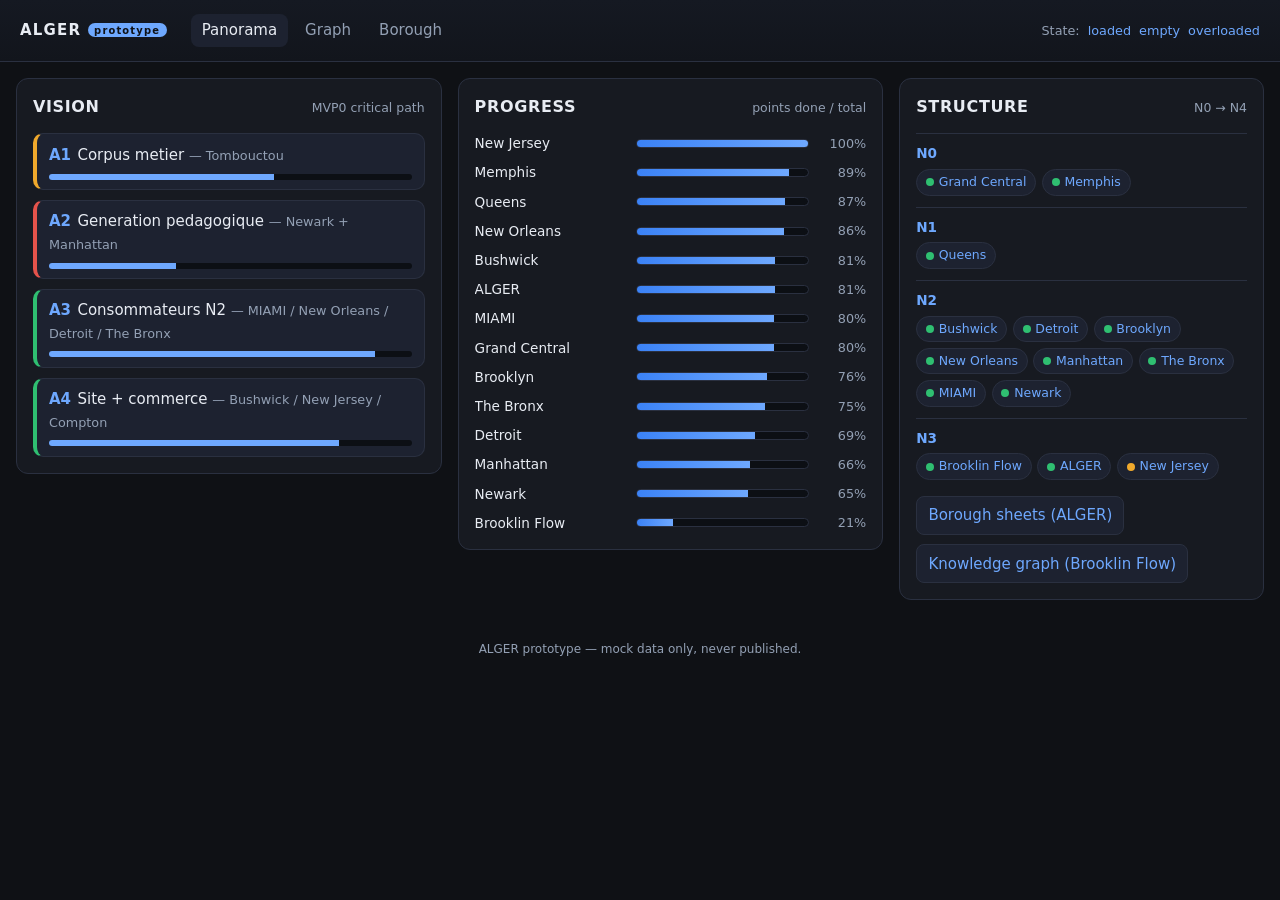
<file: dashboard-plugin/src/main/resources/prototype/index.html>
<!DOCTYPE html>
<html lang="en">
<head>
  <meta charset="utf-8">
  <meta name="viewport" content="width=device-width, initial-scale=1.0">
  <title>ALGER — Panorama (prototype)</title>
  <link rel="stylesheet" href="styles.css">
</head>
<body data-page="panorama">
<header class="topbar">
  <div class="brand">ALGER <span class="tag">prototype</span></div>
  <nav>
    <a href="index.html" class="active">Panorama</a>
    <a href="graph.html">Graph</a>
    <a href="borough.html?id=Newark">Borough</a>
  </nav>
  <div class="states">
    State:
    <a href="?state=loaded">loaded</a>
    <a href="?state=empty">empty</a>
    <a href="?state=overloaded">overloaded</a>
  </div>
</header>

<main class="panorama">
  <section class="zone zone-vision">
    <header><h2>Vision</h2><span class="hint">MVP0 critical path</span></header>
    <ol id="critical-path" class="path"></ol>
  </section>

  <section class="zone zone-progress">
    <header><h2>Progress</h2><span class="hint">points done / total</span></header>
    <div id="progress-list" class="bars"></div>
  </section>

  <section class="zone zone-structure">
    <header><h2>Structure</h2><span class="hint">N0 → N4</span></header>
    <div id="dag-levels" class="dag-levels"></div>
    <div class="drilldown">
      <a href="borough.html?id=Newark">Borough sheets (ALGER)</a>
      <a href="graph.html">Knowledge graph (Brooklin Flow)</a>
    </div>
  </section>
</main>

<footer class="footer">ALGER prototype — mock data only, never published.</footer>
<script src="app.js"></script>
</body>
</html>
</file>
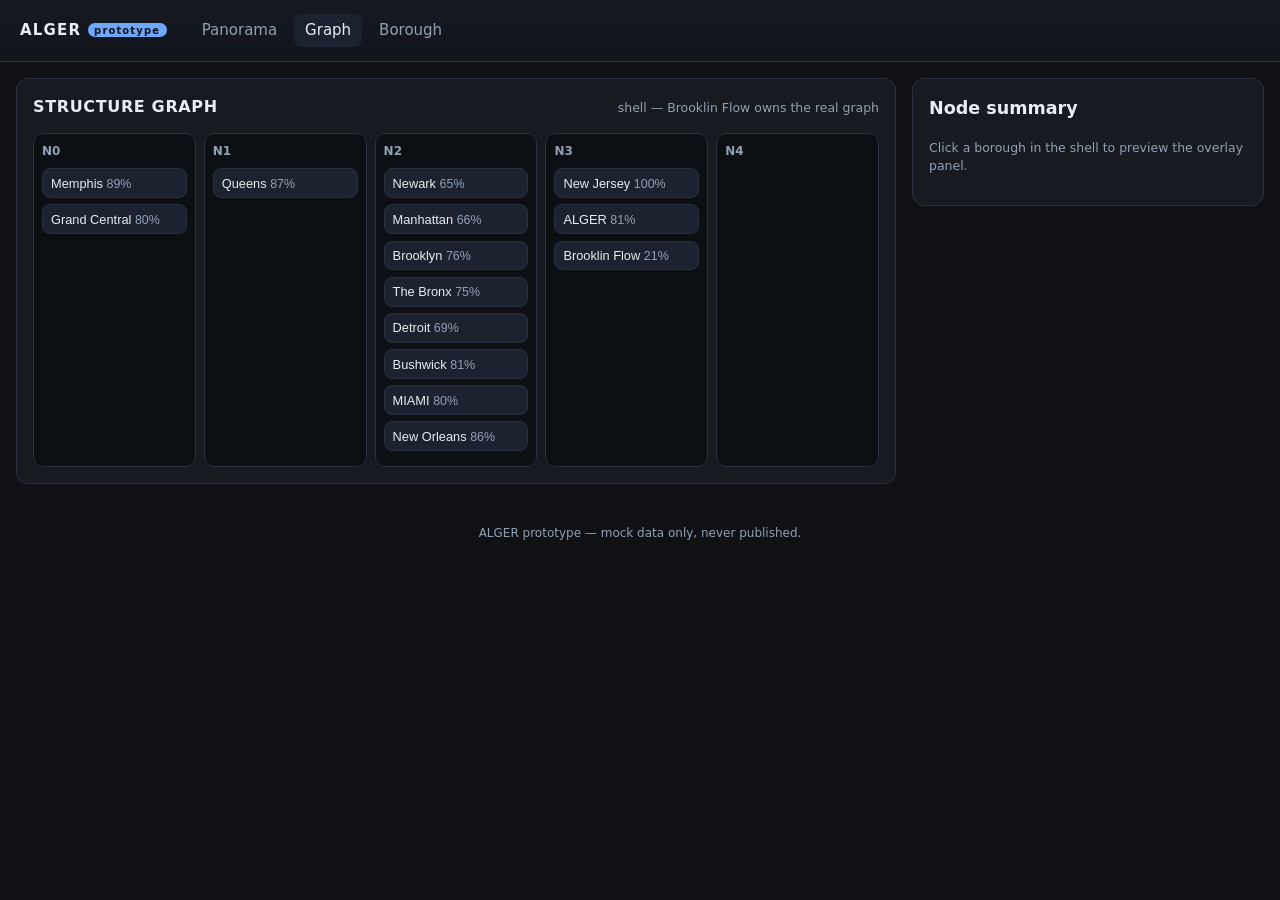
<file: dashboard-plugin/src/main/resources/prototype/graph.html>
<!DOCTYPE html>
<html lang="en">
<head>
  <meta charset="utf-8">
  <meta name="viewport" content="width=device-width, initial-scale=1.0">
  <title>ALGER — Graph shell (prototype)</title>
  <link rel="stylesheet" href="styles.css">
</head>
<body data-page="graph">
<header class="topbar">
  <div class="brand">ALGER <span class="tag">prototype</span></div>
  <nav>
    <a href="index.html">Panorama</a>
    <a href="graph.html" class="active">Graph</a>
    <a href="borough.html?id=Newark">Borough</a>
  </nav>
</header>

<main class="graph-layout">
  <section class="graph-shell">
    <header><h2>Structure graph</h2><span class="hint">shell — Brooklin Flow owns the real graph</span></header>
    <div id="graph-columns" class="graph-columns"></div>
  </section>
  <aside id="graph-panel" class="graph-panel">
    <h3>Node summary</h3>
    <p class="muted">Click a borough in the shell to preview the overlay panel.</p>
  </aside>
</main>

<footer class="footer">ALGER prototype — mock data only, never published.</footer>
<script src="app.js"></script>
</body>
</html>
</file>
<file: dashboard-plugin/src/main/resources/prototype/styles.css>
/* ALGER Phase 0 prototype — throwaway design artefact (never published). */

:root {
    --bg: #0f1115;
    --panel: #171a21;
    --panel-2: #1d2230;
    --line: #2a3040;
    --text: #e8ecf3;
    --muted: #93a0b4;
    --accent: #6ea8fe;
    --done: #2fbf71;
    --doing: #f0a92c;
    --blocked: #e5534b;
    --planned: #6c7a91;
    --radius: 12px;
}

* { box-sizing: border-box; }

body {
    margin: 0;
    min-height: 100vh;
    background: var(--bg);
    color: var(--text);
    font: 15px/1.5 system-ui, -apple-system, "Segoe UI", Roboto, Arial, sans-serif;
}

a { color: var(--accent); text-decoration: none; }
a:hover { text-decoration: underline; }

.topbar {
    display: flex;
    align-items: center;
    gap: 1.5rem;
    padding: 0.85rem 1.25rem;
    background: linear-gradient(180deg, #151922, #12151c);
    border-bottom: 1px solid var(--line);
    position: sticky;
    top: 0;
    z-index: 10;
    flex-wrap: wrap;
}

.brand { font-weight: 800; letter-spacing: 0.08em; }
.brand .tag {
    font-size: 0.62rem;
    letter-spacing: 0.12em;
    color: var(--bg);
    background: var(--accent);
    padding: 0.1rem 0.4rem;
    border-radius: 999px;
    vertical-align: middle;
}

.topbar nav { display: flex; gap: 0.35rem; }
.topbar nav a {
    color: var(--muted);
    padding: 0.35rem 0.7rem;
    border-radius: 8px;
}
.topbar nav a.active, .topbar nav a:hover {
    color: var(--text);
    background: var(--panel-2);
    text-decoration: none;
}

.states { margin-left: auto; color: var(--muted); font-size: 0.8rem; display: flex; gap: 0.5rem; }

.panorama {
    display: grid;
    grid-template-columns: 35fr 35fr 30fr;
    gap: 1rem;
    padding: 1rem;
    align-items: start;
}

.zone, .sheet, .graph-shell, .graph-panel {
    background: var(--panel);
    border: 1px solid var(--line);
    border-radius: var(--radius);
    padding: 1rem;
}

.zone > header, .graph-shell > header {
    display: flex;
    align-items: baseline;
    justify-content: space-between;
    gap: 0.5rem;
    margin-bottom: 0.9rem;
}
.zone h2, .graph-shell h2 { margin: 0; font-size: 1rem; letter-spacing: 0.04em; text-transform: uppercase; }
.hint, .muted { color: var(--muted); font-size: 0.78rem; }

/* Vision — critical path */
.path { list-style: none; margin: 0; padding: 0; display: grid; gap: 0.6rem; }
.path li {
    position: relative;
    background: var(--panel-2);
    border: 1px solid var(--line);
    border-left: 4px solid var(--planned);
    border-radius: 10px;
    padding: 0.6rem 0.75rem;
}
.path li[data-state="ready"] { border-left-color: var(--done); }
.path li[data-state="in-progress"] { border-left-color: var(--doing); }
.path li[data-state="blocked"] { border-left-color: var(--blocked); }
.path .ring { font-weight: 700; color: var(--accent); margin-right: 0.4rem; }
.path .who { color: var(--muted); font-size: 0.8rem; }
.path .mini {
    height: 6px;
    background: #0c0f14;
    border-radius: 999px;
    margin-top: 0.45rem;
    overflow: hidden;
}
.path .mini > span { display: block; height: 100%; background: var(--accent); }

/* Progress bars */
.bars { display: grid; gap: 0.55rem; }
.bar-row { display: grid; grid-template-columns: 9.5rem 1fr 3rem; align-items: center; gap: 0.6rem; }
.bar-row .name { font-size: 0.85rem; white-space: nowrap; overflow: hidden; text-overflow: ellipsis; }
.bar {
    height: 9px;
    background: #0c0f14;
    border-radius: 999px;
    overflow: hidden;
    border: 1px solid var(--line);
}
.bar > span { display: block; height: 100%; background: linear-gradient(90deg, #3b82f6, #6ea8fe); }
.bar-row .pct { text-align: right; font-variant-numeric: tabular-nums; color: var(--muted); font-size: 0.8rem; }

/* Structure */
.dag-levels { display: grid; gap: 0.7rem; }
.dag-level { border-top: 1px solid var(--line); padding-top: 0.55rem; }
.dag-level h3 { margin: 0 0 0.35rem; font-size: 0.85rem; color: var(--accent); }
.chips { display: flex; flex-wrap: wrap; gap: 0.35rem; }
.chip {
    display: inline-flex;
    align-items: center;
    gap: 0.3rem;
    background: var(--panel-2);
    border: 1px solid var(--line);
    border-radius: 999px;
    padding: 0.18rem 0.55rem;
    font-size: 0.78rem;
}
.chip .dot { width: 0.5rem; height: 0.5rem; border-radius: 50%; background: var(--planned); }
.chip[data-state="active"] .dot { background: var(--done); }
.chip[data-state="dormant"] .dot { background: var(--doing); }
.chip[data-state="vestige"] .dot { background: var(--blocked); }

.drilldown { display: flex; gap: 0.6rem; flex-wrap: wrap; margin-top: 1rem; }
.drilldown a {
    background: var(--panel-2);
    border: 1px solid var(--line);
    border-radius: 8px;
    padding: 0.45rem 0.7rem;
}

/* Borough sheet */
.detail { padding: 1rem; max-width: 1100px; margin: 0 auto; }
.back { display: inline-block; margin-bottom: 0.75rem; }
.sheet h1 { margin: 0 0 0.25rem; font-size: 1.4rem; }
.sheet .sub { color: var(--muted); margin-bottom: 1rem; }
.grid-2 { display: grid; grid-template-columns: 1fr 1fr; gap: 1rem; }
.card {
    background: var(--panel-2);
    border: 1px solid var(--line);
    border-radius: 10px;
    padding: 0.85rem;
}
.card h3 { margin: 0 0 0.5rem; font-size: 0.85rem; text-transform: uppercase; letter-spacing: 0.05em; color: var(--muted); }
.kv { display: grid; grid-template-columns: 8rem 1fr; gap: 0.35rem 0.6rem; font-size: 0.9rem; }
.kv dt { color: var(--muted); }
.kv dd { margin: 0; }
.sessions { list-style: none; margin: 0; padding: 0; display: grid; gap: 0.4rem; }
.sessions li { border-left: 3px solid var(--accent); padding-left: 0.5rem; font-size: 0.85rem; }
.sessions .date { color: var(--muted); font-size: 0.75rem; }

/* Graph shell */
.graph-layout {
    display: grid;
    grid-template-columns: 1fr 22rem;
    gap: 1rem;
    padding: 1rem;
    align-items: start;
}
.graph-columns { display: grid; grid-template-columns: repeat(5, 1fr); gap: 0.5rem; }
.graph-column { background: #0c0f14; border: 1px solid var(--line); border-radius: 10px; padding: 0.5rem; min-height: 18rem; }
.graph-column h4 { margin: 0 0 0.5rem; font-size: 0.75rem; color: var(--muted); text-transform: uppercase; }
.node {
    width: 100%;
    text-align: left;
    background: var(--panel-2);
    border: 1px solid var(--line);
    border-radius: 8px;
    color: var(--text);
    padding: 0.4rem 0.5rem;
    margin-bottom: 0.4rem;
    cursor: pointer;
    font-size: 0.8rem;
}
.node:hover, .node.selected { border-color: var(--accent); }
.graph-panel h3 { margin-top: 0; }
.graph-panel .empty { color: var(--muted); font-size: 0.85rem; }

/* Empty / overloaded states */
.empty-state {
    border: 1px dashed var(--line);
    border-radius: 10px;
    padding: 1.2rem;
    text-align: center;
    color: var(--muted);
}

.footer { text-align: center; color: var(--muted); font-size: 0.75rem; padding: 1.5rem 1rem 2rem; }

@media (max-width: 1000px) {
    .panorama { grid-template-columns: 1fr; }
    .graph-layout { grid-template-columns: 1fr; }
    .graph-columns { grid-template-columns: repeat(2, 1fr); }
    .grid-2 { grid-template-columns: 1fr; }
}
</file>
